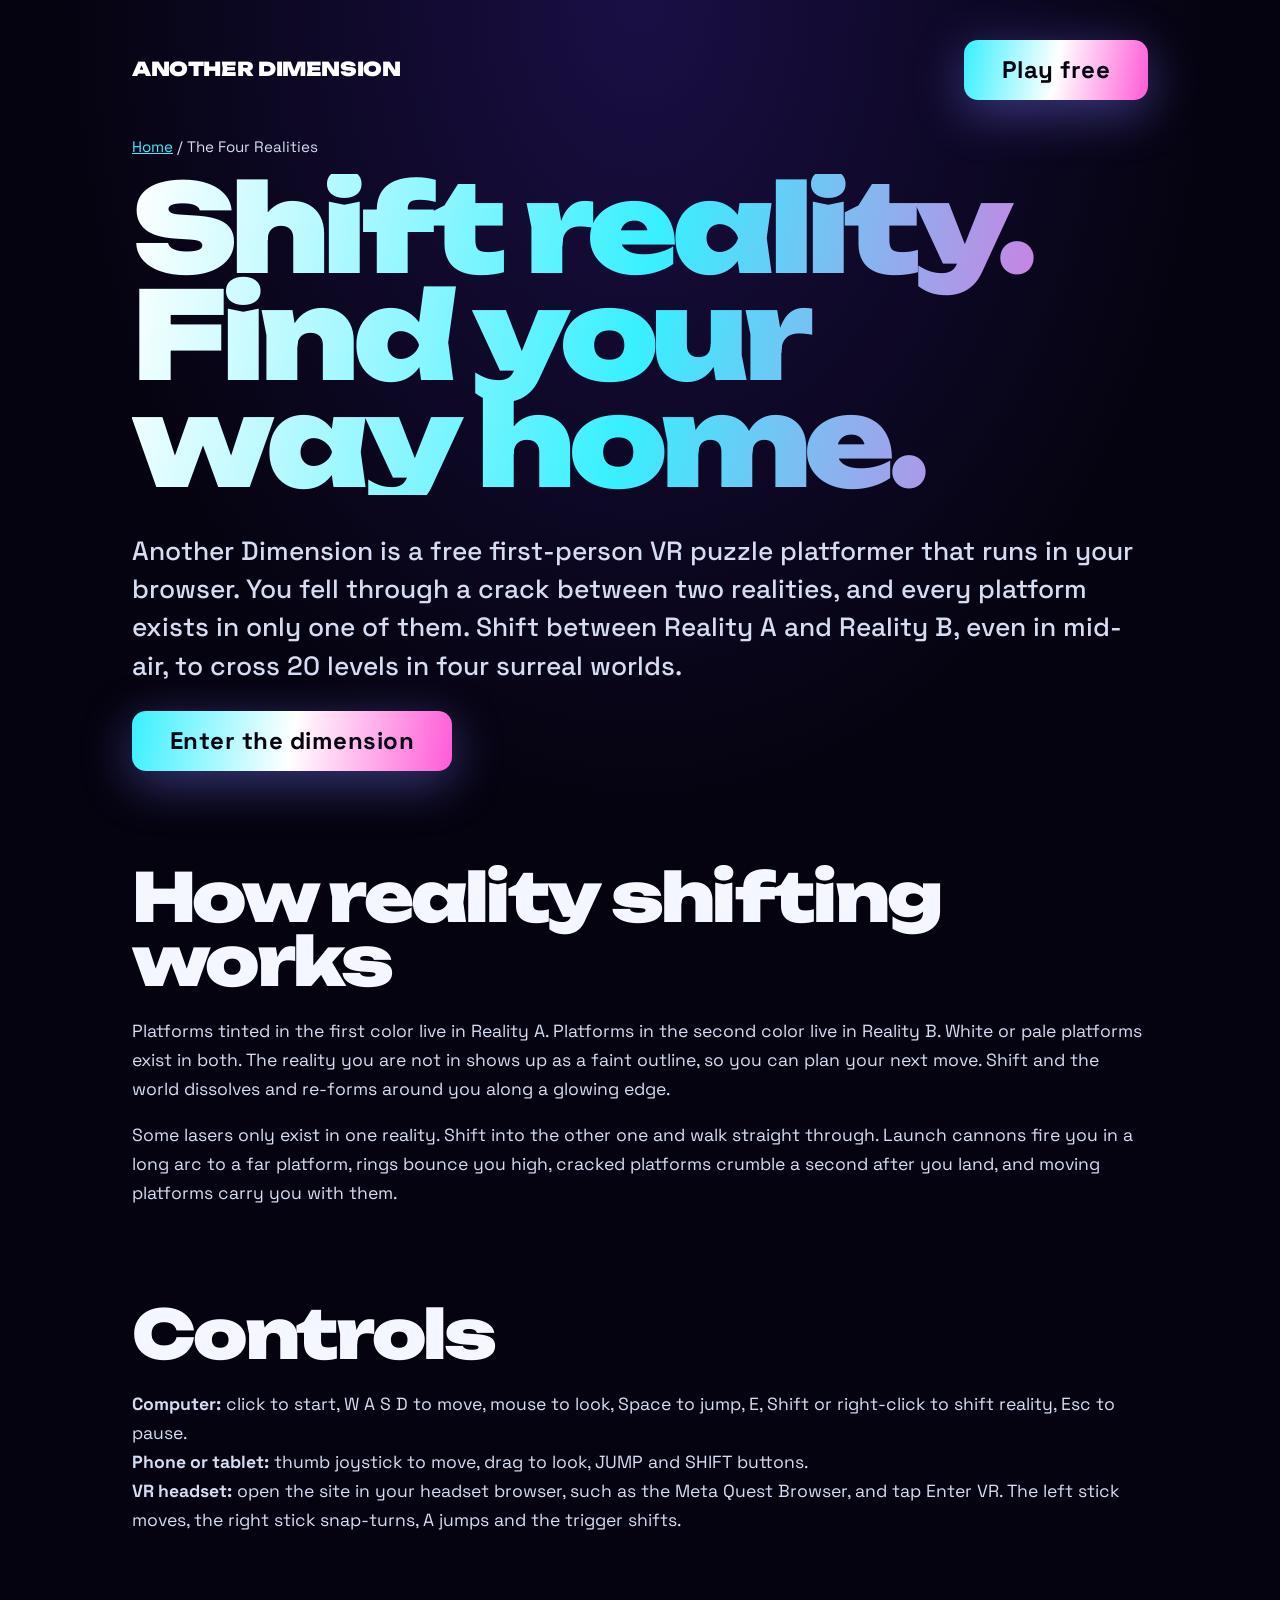
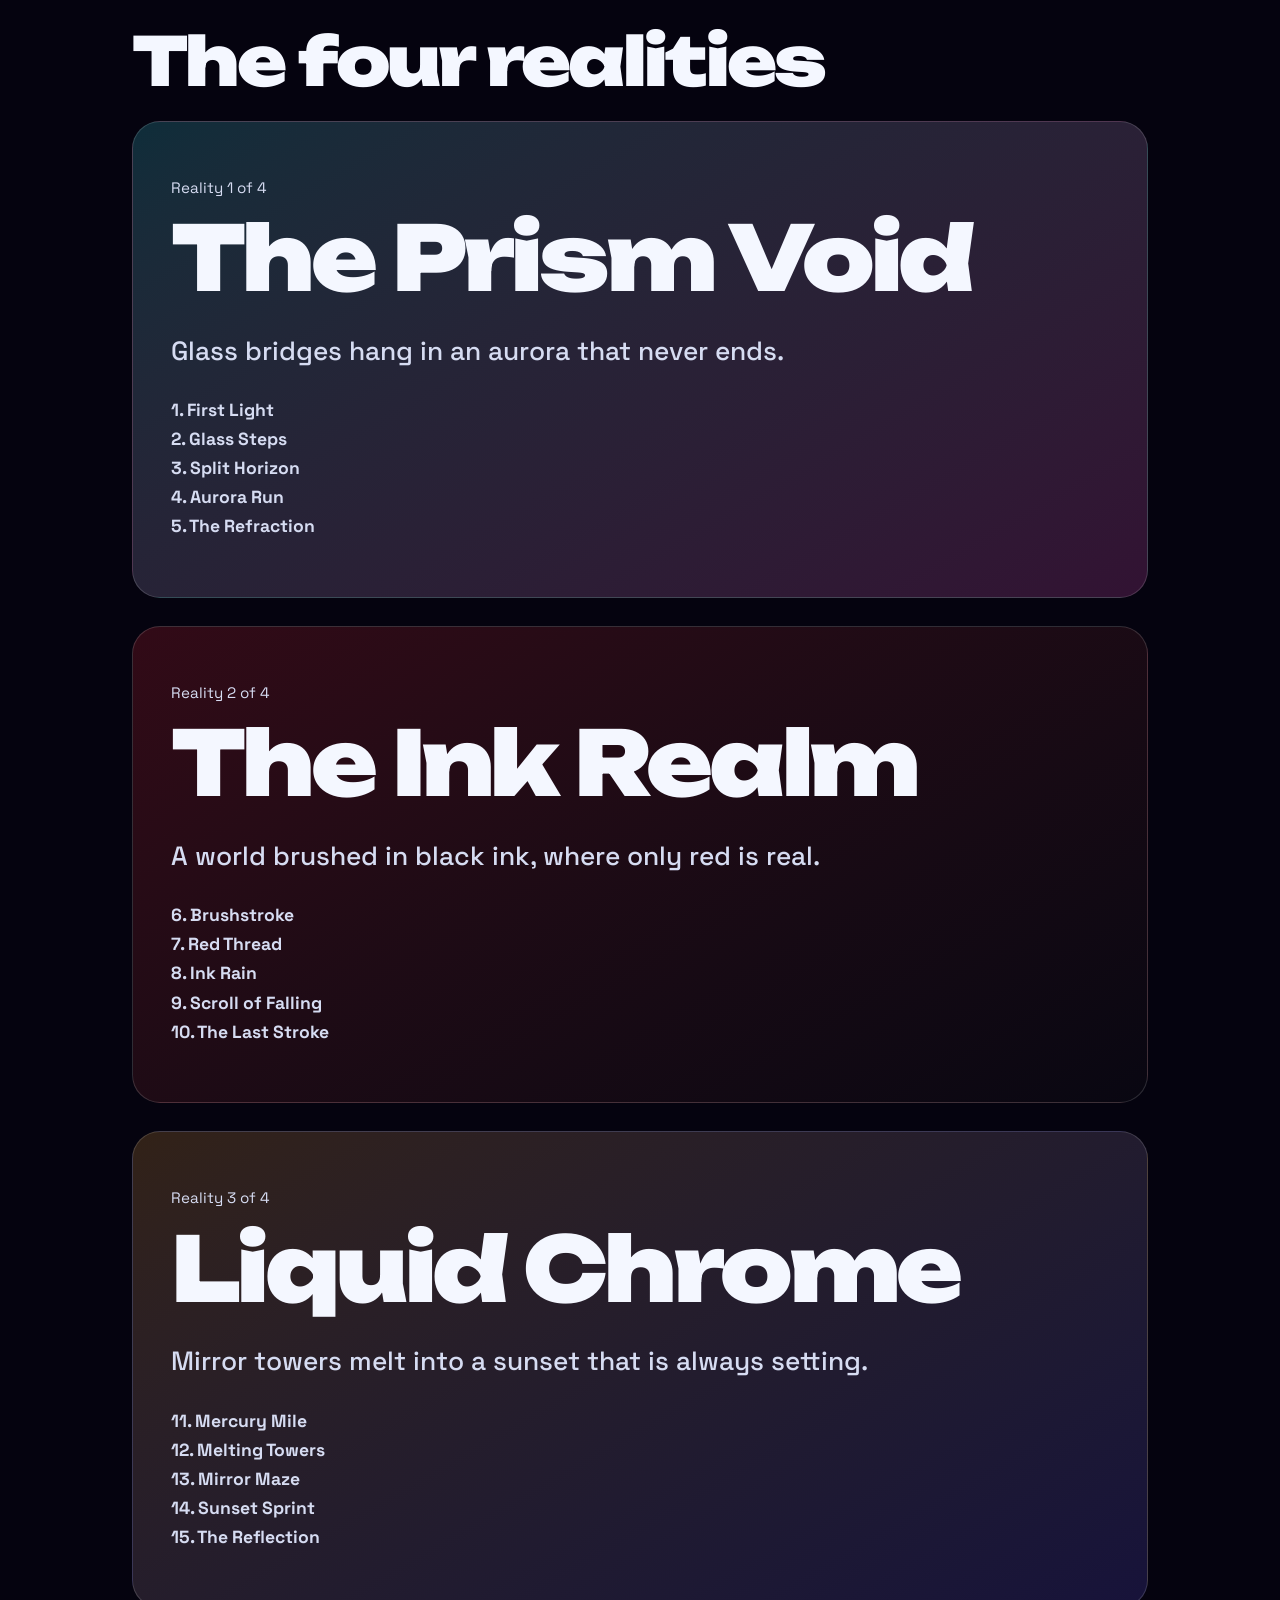
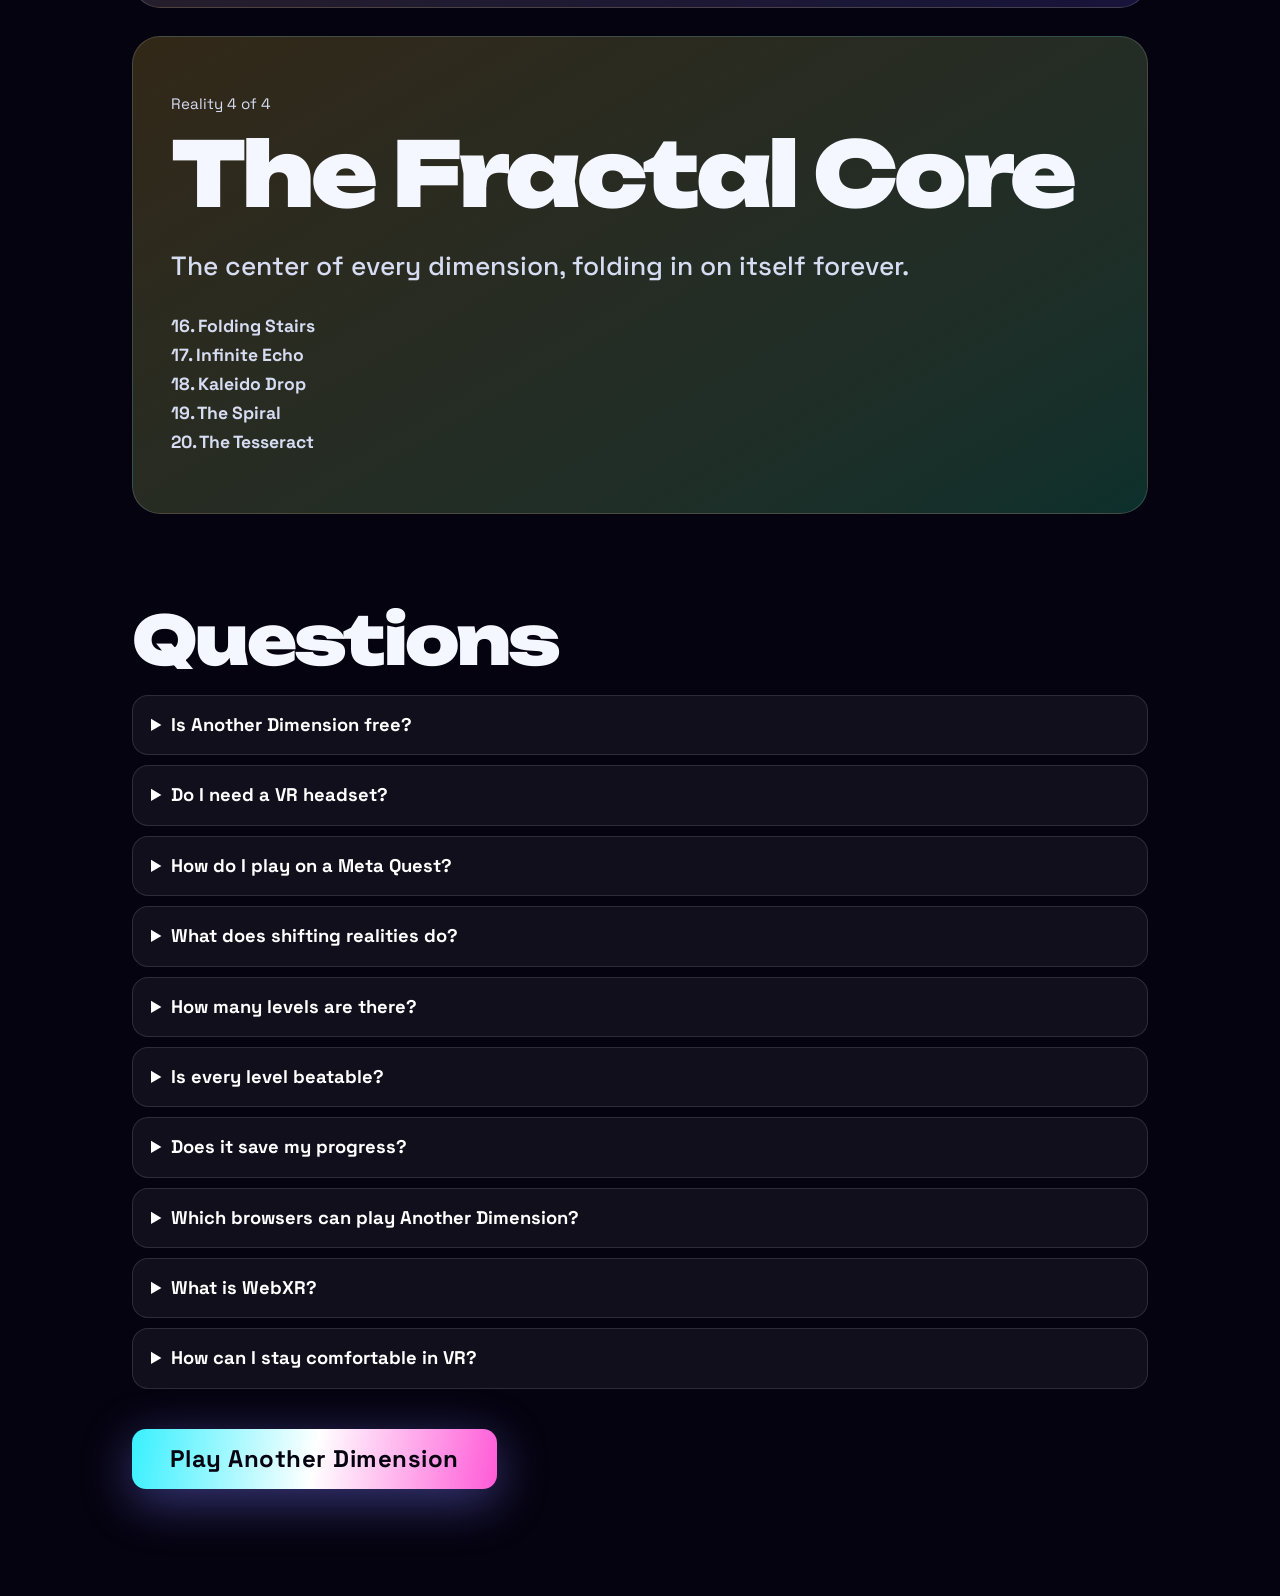
<file: realities/index.html>
<!doctype html>
<html lang="en-US">
<head>
<meta charset="utf-8"><meta name="viewport" content="width=device-width,initial-scale=1,viewport-fit=cover">
<title>The Four Realities of Another Dimension · Free Browser VR Game</title><meta name="description" content="Guide to Another Dimension, the free browser VR puzzle platformer: the four realities, all 20 levels, how reality shifting works, controls for VR, desktop and phone."><link rel="canonical" href="https://anotherdimensionvr.com/realities/"><meta name="robots" content="index,follow,max-image-preview:large">
<meta property="og:type" content="website"><meta property="og:site_name" content="Another Dimension"><meta property="og:title" content="The Four Realities of Another Dimension · Free Browser VR Game"><meta property="og:description" content="Guide to Another Dimension, the free browser VR puzzle platformer: the four realities, all 20 levels, how reality shifting works, controls for VR, desktop and phone."><meta property="og:url" content="https://anotherdimensionvr.com/realities/"><meta property="og:image" content="https://anotherdimensionvr.com/images/og-image.jpg"><meta property="og:image:width" content="1200"><meta property="og:image:height" content="630"><meta property="og:locale" content="en_US">
<meta name="twitter:card" content="summary_large_image"><meta name="twitter:title" content="The Four Realities of Another Dimension · Free Browser VR Game"><meta name="twitter:description" content="Guide to Another Dimension, the free browser VR puzzle platformer: the four realities, all 20 levels, how reality shifting works, controls for VR, desktop and phone."><meta name="twitter:image" content="https://anotherdimensionvr.com/images/og-image.jpg">
<link rel="icon" href="/images/favicon.ico" sizes="any"><link rel="icon" type="image/png" sizes="32x32" href="/images/favicon-32x32.png">
<link rel="apple-touch-icon" href="/images/apple-touch-icon.png"><link rel="manifest" href="/manifest.webmanifest"><meta name="theme-color" content="#05030f">
<link rel="preconnect" href="https://fonts.googleapis.com"><link rel="preconnect" href="https://fonts.gstatic.com" crossorigin>
<link href="https://fonts.googleapis.com/css2?family=Space+Grotesk:wght@400;500;600;700&family=Unbounded:wght@700;900&display=swap" rel="stylesheet">
<link rel="stylesheet" href="/css/ad.css">
<script type="application/ld+json">
{
 "@context": "https://schema.org",
 "@graph": [
  {
   "@type": "WebPage",
   "@id": "https://anotherdimensionvr.com/realities/#webpage",
   "url": "https://anotherdimensionvr.com/realities/",
   "name": "The Four Realities of Another Dimension · Free Browser VR Game",
   "description": "Guide to Another Dimension, the free browser VR puzzle platformer: the four realities, all 20 levels, how reality shifting works, controls for VR, desktop and phone.",
   "isPartOf": {
    "@id": "https://anotherdimensionvr.com/#website"
   },
   "about": {
    "@id": "https://anotherdimensionvr.com/#game"
   },
   "inLanguage": "en-US",
   "speakable": {
    "@type": "SpeakableSpecification",
    "cssSelector": [
     ".pg h1",
     ".pg .lede"
    ]
   }
  },
  {
   "@type": "BreadcrumbList",
   "itemListElement": [
    {
     "@type": "ListItem",
     "position": 1,
     "name": "Home",
     "item": "https://anotherdimensionvr.com/"
    },
    {
     "@type": "ListItem",
     "position": 2,
     "name": "The Four Realities",
     "item": "https://anotherdimensionvr.com/realities/"
    }
   ]
  },
  {
   "@type": "FAQPage",
   "@id": "https://anotherdimensionvr.com/realities/#faq",
   "mainEntity": [
    {
     "@type": "Question",
     "name": "Is Another Dimension free?",
     "acceptedAnswer": {
      "@type": "Answer",
      "text": "Yes. Another Dimension is a free VR game that runs in your web browser. There is nothing to download or install and no account to make."
     }
    },
    {
     "@type": "Question",
     "name": "Do I need a VR headset?",
     "acceptedAnswer": {
      "@type": "Answer",
      "text": "No. It plays in first person on a computer, phone or tablet. If you have a headset, open the site in its browser and tap Enter VR to play in full virtual reality through WebXR."
     }
    },
    {
     "@type": "Question",
     "name": "How do I play on a Meta Quest?",
     "acceptedAnswer": {
      "@type": "Answer",
      "text": "Open anotherdimensionvr.com in the Meta Quest Browser and tap Enter VR. The left stick moves, the right stick snap-turns, the A button jumps and the trigger shifts between realities."
     }
    },
    {
     "@type": "Question",
     "name": "What does shifting realities do?",
     "acceptedAnswer": {
      "@type": "Answer",
      "text": "Every platform exists in Reality A, Reality B or both. Shifting swaps which reality you are standing in, so platforms appear and vanish around you. You can shift in mid-air to land on a platform that was not there when you jumped."
     }
    },
    {
     "@type": "Question",
     "name": "How many levels are there?",
     "acceptedAnswer": {
      "@type": "Answer",
      "text": "Twenty levels across four realities: the Prism Void, the Ink Realm, Liquid Chrome and the Fractal Core. Each level has three stars to earn."
     }
    },
    {
     "@type": "Question",
     "name": "Is every level beatable?",
     "acceptedAnswer": {
      "@type": "Answer",
      "text": "Yes. Every jump in every level was test-played by an automated runner using the same physics as the game before it was included."
     }
    },
    {
     "@type": "Question",
     "name": "Does it save my progress?",
     "acceptedAnswer": {
      "@type": "Answer",
      "text": "Yes. Unlocked levels, stars and best times are saved in your browser on the device you play on."
     }
    },
    {
     "@type": "Question",
     "name": "Which browsers can play Another Dimension?",
     "acceptedAnswer": {
      "@type": "Answer",
      "text": "Any current browser with WebGL turned on can play it in first person, including Chrome, Edge, Safari and Firefox. To play in VR, use a headset browser that supports WebXR, such as the Meta Quest Browser, and tap Enter VR."
     }
    },
    {
     "@type": "Question",
     "name": "What is WebXR?",
     "acceptedAnswer": {
      "@type": "Answer",
      "text": "WebXR is the web standard that lets a browser connect to a VR or AR headset. It is why the same web page can run on a laptop or phone and then switch into full virtual reality in a headset browser, with no app store install."
     }
    },
    {
     "@type": "Question",
     "name": "How can I stay comfortable in VR?",
     "acceptedAnswer": {
      "@type": "Answer",
      "text": "Play in short sessions and take breaks. Snap turning, playing seated and keeping your play space clear and well lit all help. If you feel dizzy or sick, take the headset off and rest until you feel normal again."
     }
    }
   ]
  }
 ]
}
</script>
<!-- GA4 -->
<script async src="https://www.googletagmanager.com/gtag/js?id=G-DYDSVWHBNY"></script>
<script>window.dataLayer=window.dataLayer||[];function gtag(){dataLayer.push(arguments);}gtag('js',new Date());gtag('config','G-DYDSVWHBNY');</script>
<script>(function(){function s(n,p){try{gtag('event',n,p)}catch(e){}}document.addEventListener('click',function(e){var a=e.target.closest&&e.target.closest('a[href^="tel:"]');if(a)s('phone_click',{phone_number:a.getAttribute('href').slice(4),link_text:(a.textContent||'').trim().slice(0,60)})},true);document.addEventListener('submit',function(e){var f=e.target;if(!f||f.getAttribute('role')==='search'||/search/i.test(f.id+' '+f.className+' '+(f.action||'')))return;var id=f.id||f.getAttribute('name')||f.className||'form';if(/estimat|calc/i.test(id+' '+(f.action||'')))s('estimator_use',{form_id:id});s('generate_lead',{form_id:id})},true);window.etAB=function(n,v){var k='etab_'+n,x;try{x=localStorage.getItem(k)}catch(e){}if(!x||v.indexOf(x)<0){x=v[Math.floor(Math.random()*v.length)];try{localStorage.setItem(k,x)}catch(e){}}s('ab_view',{experiment:n,variant:x});try{gtag('set','user_properties',{['ab_'+n]:x})}catch(e){}document.documentElement.setAttribute('data-ab-'+n,x);return x}})();</script>
</head>
<body class="page">
<main class="pg">
<nav class="pg-nav"><a class="brand" href="/">ANOTHER DIMENSION</a><a class="b hot" href="/">Play free</a></nav>
<p class="crumbs"><a href="/">Home</a> / The Four Realities</p>
<h1>Shift reality. Find your way home.</h1>
<p class="lede">Another Dimension is a free first-person VR puzzle platformer that runs in your browser. You fell through a crack between two realities, and every platform exists in only one of them. Shift between Reality A and Reality B, even in mid-air, to cross 20 levels in four surreal worlds.</p>
<p><a class="b hot" href="/">Enter the dimension</a></p>
<h2>How reality shifting works</h2>
<p>Platforms tinted in the first color live in Reality A. Platforms in the second color live in Reality B. White or pale platforms exist in both. The reality you are not in shows up as a faint outline, so you can plan your next move. Shift and the world dissolves and re-forms around you along a glowing edge.</p>
<p>Some lasers only exist in one reality. Shift into the other one and walk straight through. Launch cannons fire you in a long arc to a far platform, rings bounce you high, cracked platforms crumble a second after you land, and moving platforms carry you with them.</p>
<h2>Controls</h2>
<p><b>Computer:</b> click to start, W A S D to move, mouse to look, Space to jump, E, Shift or right-click to shift reality, Esc to pause.<br><b>Phone or tablet:</b> thumb joystick to move, drag to look, JUMP and SHIFT buttons.<br><b>VR headset:</b> open the site in your headset browser, such as the Meta Quest Browser, and tap Enter VR. The left stick moves, the right stick snap-turns, A jumps and the trigger shifts.</p>
<h2>The four realities</h2>
<section class="rsec" style="--ra:#38f0ff;--rb:#ff5ad7"><p class="crumbs">Reality 1 of 4</p><h2>The Prism Void</h2><p class="lede">Glass bridges hang in an aurora that never ends.</p><ol start="1" style="list-style:none;padding:0"><li><b>1. First Light</b></li><li><b>2. Glass Steps</b></li><li><b>3. Split Horizon</b></li><li><b>4. Aurora Run</b></li><li><b>5. The Refraction</b></li></ol></section><section class="rsec" style="--ra:#ff2d3c;--rb:#1b1b1f"><p class="crumbs">Reality 2 of 4</p><h2>The Ink Realm</h2><p class="lede">A world brushed in black ink, where only red is real.</p><ol start="6" style="list-style:none;padding:0"><li><b>6. Brushstroke</b></li><li><b>7. Red Thread</b></li><li><b>8. Ink Rain</b></li><li><b>9. Scroll of Falling</b></li><li><b>10. The Last Stroke</b></li></ol></section><section class="rsec" style="--ra:#ffb13d;--rb:#6a5cff"><p class="crumbs">Reality 3 of 4</p><h2>Liquid Chrome</h2><p class="lede">Mirror towers melt into a sunset that is always setting.</p><ol start="11" style="list-style:none;padding:0"><li><b>11. Mercury Mile</b></li><li><b>12. Melting Towers</b></li><li><b>13. Mirror Maze</b></li><li><b>14. Sunset Sprint</b></li><li><b>15. The Reflection</b></li></ol></section><section class="rsec" style="--ra:#ffd23f;--rb:#2bffb0"><p class="crumbs">Reality 4 of 4</p><h2>The Fractal Core</h2><p class="lede">The center of every dimension, folding in on itself forever.</p><ol start="16" style="list-style:none;padding:0"><li><b>16. Folding Stairs</b></li><li><b>17. Infinite Echo</b></li><li><b>18. Kaleido Drop</b></li><li><b>19. The Spiral</b></li><li><b>20. The Tesseract</b></li></ol></section>
<h2>Questions</h2>
<details><summary>Is Another Dimension free?</summary><p>Yes. Another Dimension is a free VR game that runs in your web browser. There is nothing to download or install and no account to make.</p></details>
<details><summary>Do I need a VR headset?</summary><p>No. It plays in first person on a computer, phone or tablet. If you have a headset, open the site in its browser and tap Enter VR to play in full virtual reality through WebXR.</p></details>
<details><summary>How do I play on a Meta Quest?</summary><p>Open anotherdimensionvr.com in the Meta Quest Browser and tap Enter VR. The left stick moves, the right stick snap-turns, the A button jumps and the trigger shifts between realities.</p></details>
<details><summary>What does shifting realities do?</summary><p>Every platform exists in Reality A, Reality B or both. Shifting swaps which reality you are standing in, so platforms appear and vanish around you. You can shift in mid-air to land on a platform that was not there when you jumped.</p></details>
<details><summary>How many levels are there?</summary><p>Twenty levels across four realities: the Prism Void, the Ink Realm, Liquid Chrome and the Fractal Core. Each level has three stars to earn.</p></details>
<details><summary>Is every level beatable?</summary><p>Yes. Every jump in every level was test-played by an automated runner using the same physics as the game before it was included.</p></details>
<details><summary>Does it save my progress?</summary><p>Yes. Unlocked levels, stars and best times are saved in your browser on the device you play on.</p></details>
<details><summary>Which browsers can play Another Dimension?</summary><p>Any current browser with WebGL turned on can play it in first person, including Chrome, Edge, Safari and Firefox. To play in VR, use a headset browser that supports WebXR, such as the Meta Quest Browser, and tap Enter VR.</p></details>
<details><summary>What is WebXR?</summary><p>WebXR is the web standard that lets a browser connect to a VR or AR headset. It is why the same web page can run on a laptop or phone and then switch into full virtual reality in a headset browser, with no app store install.</p></details>
<details><summary>How can I stay comfortable in VR?</summary><p>Play in short sessions and take breaks. Snap turning, playing seated and keeping your play space clear and well lit all help. If you feel dizzy or sick, take the headset off and rest until you feel normal again.</p></details>
<p style="margin-top:40px"><a class="b hot" href="/">Play Another Dimension</a></p>
</main>
</body>
</html>
</file>
<file: css/ad.css>
/* ANOTHER DIMENSION — styles. Enormous type, sharp glass, no flashing (slow drifts and fades only). */
[hidden]{display:none!important}
:root{--a:#38f0ff;--b:#ff5ad7;--g:#ffd23f;--ink:#f4f7ff;--dim:#aab4d6;--glass:rgba(8,6,24,.72);--f:"Space Grotesk","Segoe UI",system-ui,sans-serif;--d:"Unbounded","Space Grotesk",system-ui,sans-serif}
*{box-sizing:border-box}
html,body{margin:0;height:100%;background:#05030f;color:var(--ink);font-family:var(--f);-webkit-font-smoothing:antialiased}
body{overflow:hidden;overscroll-behavior:none;touch-action:none}
#stage,#stage canvas{position:fixed;inset:0;width:100%;height:100%;display:block}
#ui{position:fixed;inset:0;z-index:10;pointer-events:none}
#ui>*{pointer-events:auto}
#ui>.hud,#ui>.banner,#ui>.touch{pointer-events:none}
:focus-visible{outline:2px solid var(--a);outline-offset:3px}
.b{font:700 1.05rem/1 var(--f);letter-spacing:.02em;color:var(--ink);background:rgba(255,255,255,.07);border:1px solid rgba(255,255,255,.25);padding:15px 26px;border-radius:14px;cursor:pointer;text-decoration:none;display:inline-flex;align-items:center;gap:8px;-webkit-backdrop-filter:blur(10px);backdrop-filter:blur(10px);transition:transform .15s,background .15s}
.b:hover{background:rgba(255,255,255,.16);transform:translateY(-1px)}
.b.hot{font-size:clamp(1.15rem,2.4vw,1.5rem);padding:18px 38px;border:0;color:#05030f;background:linear-gradient(100deg,var(--a),#fff 50%,var(--b));box-shadow:0 12px 50px rgba(120,120,255,.45)}
.b.ghost{background:transparent}
#vr-btn{font:800 1rem var(--f);color:#05030f;background:linear-gradient(90deg,#ffd23f,#fff);border:0;border-radius:14px;padding:15px 24px;cursor:pointer;white-space:nowrap;text-decoration:none}
#vr-btn[disabled],a#vr-btn{background:rgba(255,255,255,.1);color:var(--dim);font-size:.85rem;cursor:default}
.row{display:flex;gap:12px;flex-wrap:wrap;justify-content:center;margin-top:22px}
.row.small{margin-top:14px}
kbd{font:700 .85em var(--f);background:rgba(255,255,255,.12);border:1px solid rgba(255,255,255,.25);border-radius:6px;padding:1px 7px}

/* panels */
.panel{position:fixed;inset:0;display:flex;flex-direction:column;align-items:center;justify-content:center;text-align:center;padding:24px;overflow:auto;touch-action:pan-y}
.panel[hidden]{display:none}
.title{background:radial-gradient(ellipse at center,rgba(5,3,15,.05),rgba(5,3,15,.55) 70%)}
.tess{position:absolute;top:50%;left:50%;width:min(92vmin,900px);height:min(92vmin,900px);transform:translate(-50%,-52%);opacity:.5;pointer-events:none}
.tess line{stroke:url(#tg);stroke-linecap:round}.tess circle{fill:#fff}
.kick{position:relative;margin:0;font-weight:700;letter-spacing:.42em;text-transform:uppercase;font-size:clamp(.75rem,1.5vw,1.05rem);color:var(--a);text-shadow:0 0 18px rgba(56,240,255,.7)}
.big{position:relative;margin:.12em 0 .1em;font-family:var(--d);font-weight:900;line-height:.84;letter-spacing:-.05em;display:flex;flex-direction:column;align-items:center}
.big span{display:block;font-size:clamp(3.6rem,15.5vw,15rem);background:linear-gradient(100deg,#ffffff,var(--a) 25%,#ffffff 45%,var(--b) 70%,#ffd23f);background-size:300% 100%;-webkit-background-clip:text;background-clip:text;color:transparent;animation:flow 18s ease-in-out infinite alternate;filter:drop-shadow(0 6px 40px rgba(120,80,255,.5))}
.big span:nth-child(2){font-size:clamp(2.4rem,10.6vw,10.4rem);animation-delay:-6s;letter-spacing:-.03em}
@keyframes flow{from{background-position:0 50%}to{background-position:100% 50%}}
.sub{position:relative;max-width:34ch;font-size:clamp(1.1rem,2.6vw,1.8rem);line-height:1.35;font-weight:500;margin:.6em auto 0;text-shadow:0 2px 20px #000}
.sub b{color:#fff;background:linear-gradient(90deg,var(--a),var(--b));-webkit-background-clip:text;background-clip:text;color:transparent}
.big2{font-family:var(--d);font-weight:900;font-size:clamp(2.8rem,9vw,7rem);line-height:.9;letter-spacing:-.04em;margin:.3em 0 .5em}
.x{position:fixed;top:18px;right:18px;width:50px;height:50px;border-radius:50%;border:1px solid rgba(255,255,255,.3);background:var(--glass);color:#fff;font-size:1.3rem;cursor:pointer}
.levels,.how,.pause,.done{background:rgba(5,3,15,.72);-webkit-backdrop-filter:blur(10px);backdrop-filter:blur(10px);justify-content:flex-start;padding-top:60px}
.worlds{display:grid;grid-template-columns:repeat(auto-fit,minmax(240px,1fr));gap:18px;width:min(1200px,100%)}
.wcol{text-align:left;background:linear-gradient(160deg,color-mix(in srgb,var(--a) 16%,transparent),color-mix(in srgb,var(--b) 16%,transparent));border:1px solid rgba(255,255,255,.15);border-radius:22px;padding:18px}
.wcol h3{font-family:var(--d);margin:0 0 .2em;font-size:1.35rem;line-height:1.05}
.wcol p{margin:0 0 12px;color:var(--dim);font-size:.9rem;line-height:1.4}
.lv{display:grid;grid-template-columns:44px 1fr auto;align-items:center;gap:10px;width:100%;margin:6px 0;padding:10px 12px;border-radius:14px;border:1px solid rgba(255,255,255,.14);background:rgba(0,0,0,.3);color:#fff;cursor:pointer;font:600 1rem var(--f);text-align:left}
.lv:hover{border-color:var(--a)}
.lv-n{font-family:var(--d);font-size:1.4rem;font-weight:900;color:var(--a)}
.lv-s{color:#ffd23f;letter-spacing:2px}
.lv.locked{opacity:.4;cursor:not-allowed}
.how-grid{display:grid;grid-template-columns:repeat(auto-fit,minmax(230px,1fr));gap:18px;width:min(1100px,100%);text-align:left}
.how-grid>div{background:rgba(255,255,255,.05);border:1px solid rgba(255,255,255,.12);border-radius:20px;padding:18px}
.how-grid svg{width:100%;height:auto;max-height:110px}
.how-grid h3{font-family:var(--d);margin:.4em 0 .3em;font-size:1.3rem}
.how-grid p{color:var(--dim);line-height:1.5;margin:0}
.keys{color:var(--dim);max-width:70ch;line-height:1.6;margin-top:22px}
.sens{display:flex;gap:12px;align-items:center;margin-top:24px;color:var(--dim);font-weight:600}
.dn-k{margin:0;letter-spacing:.3em;text-transform:uppercase;color:var(--a);font-weight:700}
.dn-t{font-family:var(--d);font-weight:900;font-size:clamp(2.6rem,9vw,7.5rem);line-height:.9;letter-spacing:-.04em;margin:.2em 0;background:linear-gradient(100deg,#fff,var(--a),var(--b),#ffd23f);-webkit-background-clip:text;background-clip:text;color:transparent}
.dn-stars{display:flex;gap:14px;justify-content:center;margin:10px 0}
.st{width:clamp(70px,12vw,120px);height:auto}
.st path{fill:none;stroke:rgba(255,255,255,.25);stroke-width:4;stroke-linejoin:round}
.st.on path{stroke:#ffd23f;fill:rgba(255,210,63,.25);stroke-dasharray:100;stroke-dashoffset:100;animation:draw .9s ease forwards;animation-delay:var(--d);filter:drop-shadow(0 0 12px #ffd23f)}
@keyframes draw{to{stroke-dashoffset:0}}
.dn-s{font-size:1.1rem;color:var(--dim)}.dn-s b{color:#fff}

/* HUD */
.hud{position:fixed;inset:0}
.h-lv{position:fixed;left:18px;top:calc(16px + env(safe-area-inset-top,0px));display:flex;flex-direction:column;text-shadow:0 2px 12px #000}
.h-lv span{font-size:.8rem;letter-spacing:.2em;text-transform:uppercase;color:var(--dim);font-weight:700}
.h-lv b{font-family:var(--d);font-size:clamp(1.5rem,3.4vw,2.6rem);line-height:1}
.h-time{position:fixed;top:calc(14px + env(safe-area-inset-top,0px));left:50%;transform:translateX(-50%);font-family:var(--d);font-weight:900;font-size:clamp(1.8rem,4vw,3rem);text-shadow:0 2px 16px #000}
.h-shards{position:fixed;right:18px;top:calc(18px + env(safe-area-inset-top,0px));display:flex;gap:8px}
.h-shards svg{width:24px;height:30px}.h-shards path{fill:rgba(255,255,255,.12);stroke:rgba(255,255,255,.5);stroke-width:1.5}
.h-shards svg.on path{fill:#fff;stroke:#fff;filter:drop-shadow(0 0 8px #fff)}
.h-dial{position:fixed;right:18px;bottom:calc(18px + env(safe-area-inset-bottom,0px));width:clamp(84px,11vw,120px);filter:drop-shadow(0 0 22px var(--c,#38f0ff))}
.h-dial svg{width:100%;height:auto;display:block}
#dial-n{transform-origin:50px 50px;transition:transform .45s cubic-bezier(.5,1.6,.4,1)}
#dial-t{position:absolute;inset:0;display:grid;place-items:center;font-family:var(--d);font-weight:900;font-size:1.1rem;color:#05030f;pointer-events:none;padding-top:62%}
.h-hint{position:fixed;left:50%;bottom:calc(120px + env(safe-area-inset-bottom,0px));transform:translate(-50%,10px);background:var(--glass);border:1px solid rgba(255,255,255,.2);border-radius:14px;padding:12px 18px;font-weight:600;font-size:1.05rem;opacity:0;transition:opacity .4s,transform .4s;max-width:90vw;text-align:center}
.h-hint.on{opacity:1;transform:translate(-50%,0)}
.h-dot{position:fixed;left:50%;top:50%;width:6px;height:6px;margin:-3px 0 0 -3px;border-radius:50%;background:#fff;box-shadow:0 0 8px #fff,0 0 0 2px rgba(0,0,0,.4)}
.banner{position:fixed;left:0;right:0;top:30%;text-align:center;z-index:20;transition:opacity .9s,transform .9s;text-shadow:0 4px 30px #000}
.banner.out{opacity:0;transform:translateY(-16px)}
.banner p{margin:0;letter-spacing:.3em;text-transform:uppercase;font-weight:700;color:var(--dim)}
.banner h2{margin:.05em 0;font-family:var(--d);font-weight:900;font-size:clamp(3.4rem,13vw,12rem);line-height:.88;letter-spacing:-.05em;background:linear-gradient(100deg,var(--a),#fff,var(--b));-webkit-background-clip:text;background-clip:text;color:transparent}
.banner .bs{letter-spacing:.02em;text-transform:none;color:#fff;font-size:clamp(1.1rem,2.6vw,1.7rem)}

/* touch */
.touch{position:fixed;inset:0;pointer-events:none;z-index:15}.touch>*{pointer-events:auto}
.joy{position:fixed;left:22px;bottom:calc(26px + env(safe-area-inset-bottom,0px));width:136px;height:136px;border-radius:50%;background:rgba(255,255,255,.06);border:2px solid rgba(255,255,255,.3);touch-action:none}
.joy-k{position:absolute;left:50%;top:50%;width:60px;height:60px;margin:-30px 0 0 -30px;border-radius:50%;background:radial-gradient(circle at 40% 35%,#fff,var(--a))}
.tb{position:fixed;border-radius:50%;border:2px solid rgba(255,255,255,.4);color:#05030f;font:800 .9rem var(--f);touch-action:none;user-select:none;-webkit-user-select:none}
.tb.on{transform:scale(.92)}
.t-jump{right:26px;bottom:calc(150px + env(safe-area-inset-bottom,0px));width:92px;height:92px;background:radial-gradient(circle at 40% 35%,#fff,#ffd23f)}
.t-shift{right:132px;bottom:calc(36px + env(safe-area-inset-bottom,0px));width:104px;height:104px;background:conic-gradient(var(--a) 0 50%,var(--b) 50% 100%);font-size:1rem;color:#fff;text-shadow:0 1px 4px #000}
.t-pause{left:50%;transform:translateX(-50%);top:calc(70px + env(safe-area-inset-top,0px));width:46px;height:46px;background:rgba(255,255,255,.2);color:#fff}
.in-vr #ui{display:none}
#err{position:fixed;left:12px;bottom:12px;max-width:min(520px,90vw);z-index:99;background:#2a0612;border:1px solid #ff4f79;color:#ffd6e0;border-radius:12px;padding:10px 14px;font:600 .85rem var(--f)}
#nogl{position:fixed;inset:0;display:grid;place-items:center;text-align:center;padding:24px;z-index:100;background:#05030f}
.gb-sr{position:absolute;width:1px;height:1px;overflow:hidden;clip:rect(0 0 0 0)}

/* static pages */
body.page{overflow:auto;touch-action:auto;background:radial-gradient(ellipse at top,#1a0f45,#05030f 65%)}
.pg{max-width:1060px;margin:0 auto;padding:40px 22px 90px;line-height:1.65;font-size:1.1rem}
.pg-nav{display:flex;justify-content:space-between;align-items:center;gap:12px;flex-wrap:wrap;margin-bottom:34px}
.pg-nav a.brand{font-family:var(--d);font-weight:900;color:#fff;text-decoration:none;font-size:1.2rem;letter-spacing:-.02em}
.crumbs{color:var(--dim);font-size:.95rem}.crumbs a{color:var(--a)}
.pg h1{font-family:var(--d);font-weight:900;font-size:clamp(3rem,10vw,7.6rem);line-height:.88;letter-spacing:-.05em;margin:.1em 0 .3em;background:linear-gradient(100deg,#fff,var(--a),var(--b));-webkit-background-clip:text;background-clip:text;color:transparent}
.pg h2{font-family:var(--d);font-weight:900;font-size:clamp(2rem,6vw,4.2rem);line-height:.95;letter-spacing:-.04em;margin:1.4em 0 .35em}
.pg p,.pg li{color:#d6dcf2}
.pg a{color:var(--a)}
.lede{font-size:clamp(1.2rem,2.6vw,1.65rem);color:#fff;font-weight:500;line-height:1.45}
.rsec{margin:28px 0;padding:clamp(20px,4vw,38px);border-radius:28px;background:linear-gradient(150deg,color-mix(in srgb,var(--ra) 18%,transparent),color-mix(in srgb,var(--rb) 18%,transparent));border:1px solid rgba(255,255,255,.15)}
.rsec h2{margin-top:.1em;font-size:clamp(2.4rem,8vw,5.6rem)}
.rsec ol{padding-left:1.3em}
.pg details{background:rgba(255,255,255,.05);border:1px solid rgba(255,255,255,.12);border-radius:16px;padding:14px 18px;margin:10px 0}
.pg summary{cursor:pointer;font-weight:700;font-size:1.15rem;color:#fff}
@media (prefers-reduced-motion:reduce){*,*::before,*::after{animation-duration:.01ms!important;animation-iteration-count:1!important;transition-duration:.15s!important}}
</file>
